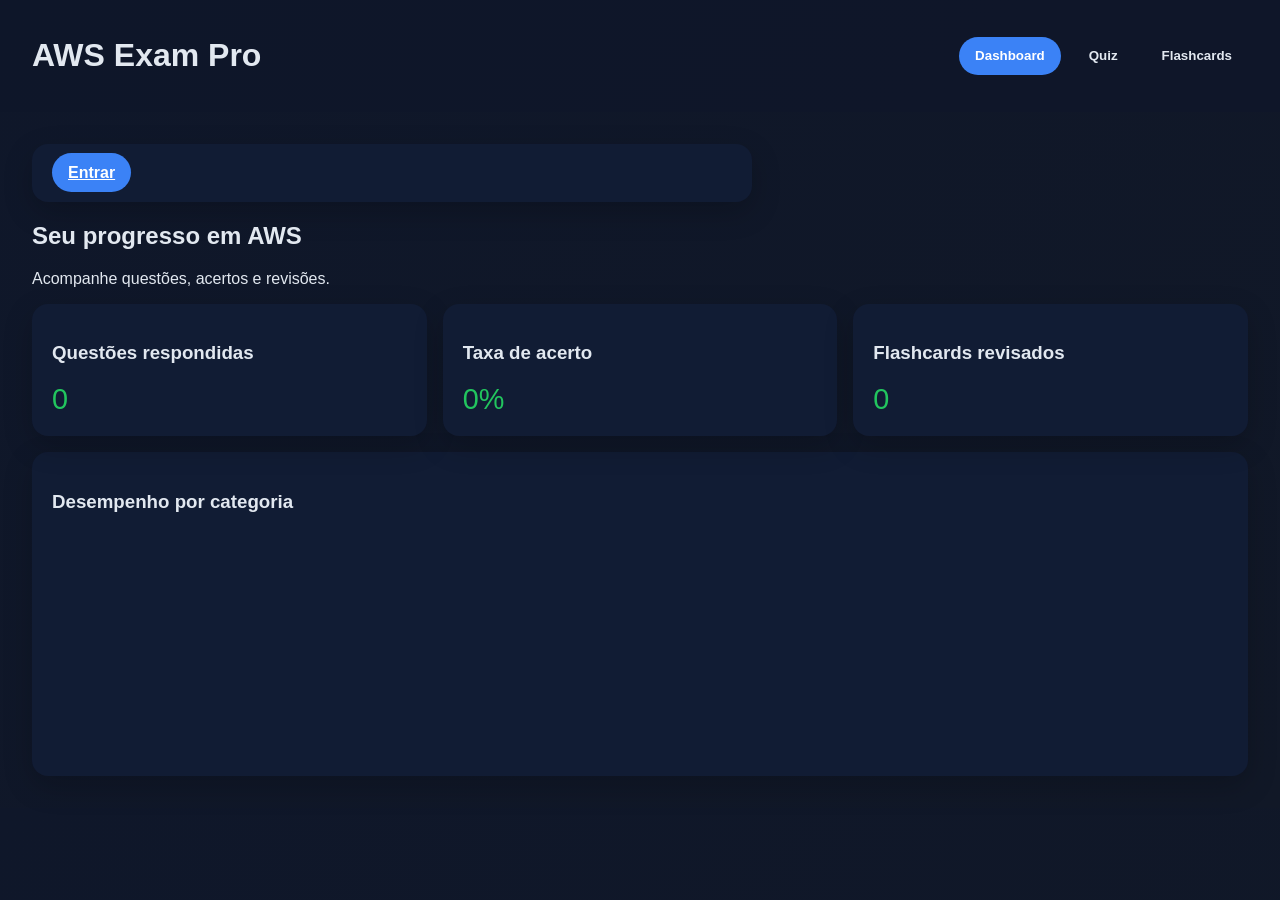
<file: aws-exam/index.html>
<!DOCTYPE html>
<html lang="pt-BR">
  <head>
    <meta charset="UTF-8" />
    <meta name="viewport" content="width=device-width, initial-scale=1.0" />
    <title>AWS Exam Pro</title>
    <link rel="stylesheet" href="css/style.css" />
    <link rel="stylesheet" href="css/quiz.css" />
    <link rel="stylesheet" href="css/dashboard.css" />
    <link rel="stylesheet" href="css/flashcards.css" />
  </head>
  <body>
    <header class="topbar">
      <h1>AWS Exam Pro</h1>
      <nav>
        <button class="nav-btn active" data-view="dashboard">Dashboard</button>
        <button class="nav-btn" data-view="quiz">Quiz</button>
        <button class="nav-btn" data-view="flashcards">Flashcards</button>
      </nav>
    </header>

    <main>
      <div class="card user-card">
        <div id="user-summary" class="user-summary hidden"></div>
        <div id="login-link-wrapper">
          <a id="login-link" class="primary-btn" href="login.html">Entrar</a>
        </div>
        <button id="logout-button" class="secondary-btn hidden">Sair</button>
      </div>
      <section id="dashboard" class="view active">
        <div class="hero-card">
          <h2>Seu progresso em AWS</h2>
          <p>Acompanhe questões, acertos e revisões.</p>
        </div>
        <div class="stats-grid">
          <article class="card stat-card">
            <h3>Questões respondidas</h3>
            <p id="answered-count">0</p>
          </article>
          <article class="card stat-card">
            <h3>Taxa de acerto</h3>
            <p id="accuracy-rate">0%</p>
          </article>
          <article class="card stat-card">
            <h3>Flashcards revisados</h3>
            <p id="reviewed-count">0</p>
          </article>
        </div>
        <div class="card chart-card">
          <h3>Desempenho por categoria</h3>
          <canvas id="performance-chart"></canvas>
        </div>
      </section>

      <section id="quiz" class="view">
        <div class="card filter-card">
          <h3>Filtro de certificação</h3>
          <div class="filter-row">
            <label>
              Nível
              <select id="filter-level" class="filter-level">
                <option value="all">Todos</option>
                <option value="practitioner">Practitioner</option>
                <option value="associate">Associate</option>
                <option value="professional">Professional</option>
                <option value="specialty">Specialty</option>
              </select>
            </label>
            <label>
              Certificação
              <select id="filter-certification" class="filter-certification">
                <option value="all">Todos</option>
              </select>
            </label>
            <label>
              Domínio
              <select id="filter-domain" class="filter-domain">
                <option value="all">Todos</option>
              </select>
            </label>
          </div>
          <div class="filter-actions">
            <button id="clear-filters" class="secondary-btn" type="button">Limpar filtros</button>
            <span id="filter-summary" class="filter-summary">Filtros: Todos</span>
          </div>
        </div>

        <div class="card quiz-card">
          <h2>Quiz interativo</h2>
          <div id="quiz-question"></div>
          <div id="quiz-options"></div>
          <button id="next-question" class="primary-btn">Próxima pergunta</button>
        </div>
      </section>

      <section id="flashcards" class="view">
        <div class="card filter-card">
          <h3>Filtro de flashcards</h3>
          <div class="filter-row">
            <label>
              Nível
              <select class="filter-level">
                <option value="all">Todos</option>
                <option value="practitioner">Practitioner</option>
                <option value="associate">Associate</option>
                <option value="professional">Professional</option>
                <option value="specialty">Specialty</option>
              </select>
            </label>
            <label>
              Certificação
              <select class="filter-certification">
                <option value="all">Todos</option>
              </select>
            </label>
            <label>
              Domínio
              <select class="filter-domain">
                <option value="all">Todos</option>
              </select>
            </label>
          </div>
        </div>
        <div class="card flashcard-card">
          <h2>Flashcards</h2>
          <div class="flashcard-container">
            <div class="flashcard-inner" id="flashcard">
              <div class="flashcard-face front"></div>
              <div class="flashcard-face back"></div>
            </div>
          </div>
          <div class="flashcard-actions">
            <button id="toggle-answer" class="primary-btn" type="button">Mostrar resposta</button>
            <button id="next-flashcard" class="secondary-btn" type="button">Próximo</button>
          </div>
        </div>
      </section>
    </main>

    <script src="js/database.js"></script>
    <script src="js/quiz.js"></script>
    <script src="js/dashboard.js"></script>
    <script src="js/flashcards.js"></script>
    <script src="js/charts.js"></script>
    <script src="js/app.js"></script>
  </body>
</html>
</file>
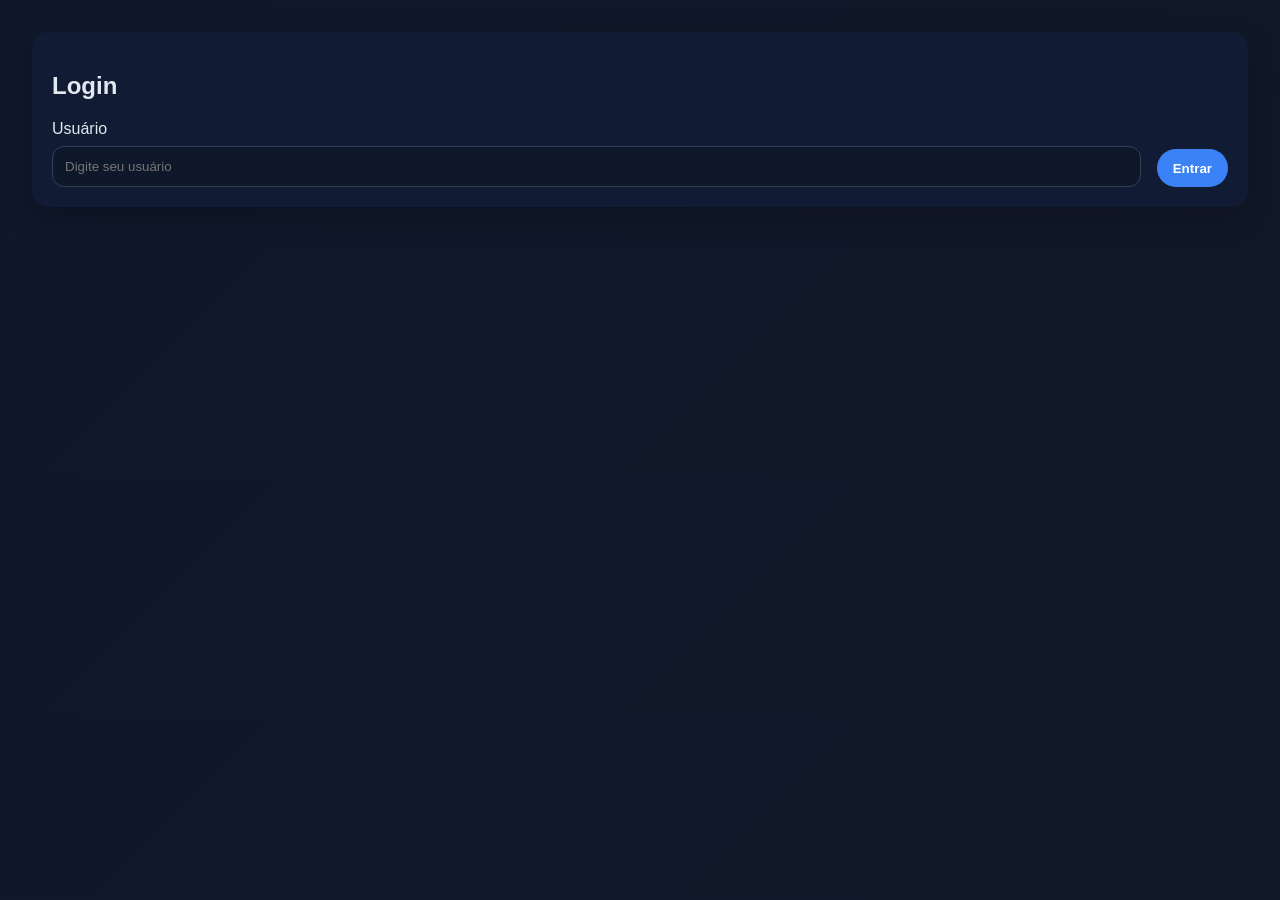
<file: aws-exam/login.html>
<!DOCTYPE html>
<html lang="pt-BR">
  <head>
    <meta charset="UTF-8" />
    <meta name="viewport" content="width=device-width, initial-scale=1.0" />
    <title>Login - AWS Exam Pro</title>
    <link rel="stylesheet" href="css/style.css" />
  </head>
  <body>
    <main class="login-page">
      <div class="card login-card">
        <h2>Login</h2>
        <form id="login-form" class="login-form">
          <label>
            Usuário
            <input id="username" type="text" placeholder="Digite seu usuário" autocomplete="username" />
          </label>
          <button id="login-button" class="primary-btn" type="submit">Entrar</button>
        </form>
      </div>
    </main>

    <script>
      const USER_STORAGE_KEY = 'awsExam_currentUser';
      const storedUser = localStorage.getItem(USER_STORAGE_KEY);
      if (storedUser) {
        window.location.href = 'index.html';
      }

      const loginForm = document.getElementById('login-form');
      loginForm.addEventListener('submit', (event) => {
        event.preventDefault();
        const username = document.getElementById('username').value.trim();
        if (!username) return;
        localStorage.setItem(USER_STORAGE_KEY, username);
        window.location.href = 'index.html';
      });
    </script>
  </body>
</html>
</file>
<file: aws-exam/css/style.css>
:root {
  color-scheme: dark;
  --bg: #0f172a;
  --card: #111c34;
  --text: #e2e8f0;
  --muted: #94a3b8;
  --accent: #3b82f6;
  --accent-2: #22c55e;
}

* { box-sizing: border-box; }
body {
  margin: 0;
  font-family: Arial, sans-serif;
  background: linear-gradient(135deg, var(--bg), #111827);
  color: var(--text);
}
.topbar { display:flex; justify-content:space-between; align-items:center; padding:1rem 2rem; background:rgba(15,23,42,0.9); }
nav { display:flex; gap:0.75rem; }
.nav-btn, .primary-btn, .secondary-btn { border:none; border-radius:999px; padding:0.7rem 1rem; cursor:pointer; font-weight:600; }
.nav-btn { background:transparent; color:var(--text); }
.nav-btn.active, .primary-btn { background:var(--accent); color:white; }
.secondary-btn { background:#334155; color:white; }
main { padding:2rem; }
.view { display:none; }
.view.active { display:block; }
.card { background:var(--card); border-radius:1rem; padding:1.25rem; box-shadow:0 10px 30px rgba(0,0,0,0.2); }
.filter-card { margin-bottom:1rem; }
.filter-row { display:grid; gap:1rem; grid-template-columns:repeat(auto-fit,minmax(180px,1fr)); }
.filter-row label { display:flex; flex-direction:column; gap:0.5rem; font-weight:600; color:var(--text); }
.filter-row select { background:#0f172a; border:1px solid #334155; border-radius:0.75rem; color:var(--text); padding:0.75rem; }
.filter-actions { display:flex; flex-wrap:wrap; justify-content:space-between; align-items:center; gap:1rem; margin-top:1rem; }
.filter-summary { color:var(--muted); font-size:0.95rem; }
.user-card { margin-bottom:1rem; display:grid; gap:1rem; max-width:720px; }
.login-form { display:flex; flex-wrap:wrap; gap:1rem; align-items:flex-end; }
.login-form label { display:flex; flex-direction:column; gap:0.5rem; color:var(--text); flex:1; }
.login-form input { background:#0f172a; border:1px solid #334155; border-radius:0.75rem; color:var(--text); padding:0.75rem; }
.user-summary { color:var(--text); font-size:0.95rem; }
.hidden { display:none !important; }
.hero-card { margin-bottom:1rem; }
.stats-grid { display:grid; grid-template-columns:repeat(auto-fit,minmax(220px,1fr)); gap:1rem; margin-bottom:1rem; }
.stat-card p { font-size:1.8rem; margin:0.25rem 0 0; color:var(--accent-2); }
</file>
<file: aws-exam/css/quiz.css>
.quiz-card { max-width:700px; margin:0 auto; }
#quiz-options { display:grid; gap:0.75rem; margin:1rem 0; }
.option-btn { text-align:left; padding:0.9rem 1rem; border-radius:0.8rem; border:1px solid #334155; background:#1e293b; color:var(--text); }
.option-btn.correct { background:#166534; border-color:#22c55e; }
.option-btn.wrong { background:#7f1d1d; border-color:#ef4444; }
</file>
<file: aws-exam/css/dashboard.css>
.chart-card { min-height:280px; }
#performance-chart { width:100%; height:220px; }
</file>
<file: aws-exam/css/flashcards.css>
.flashcard-card { max-width:700px; margin:0 auto; text-align:center; }
.flashcard-container { perspective:1000px; margin-bottom:1rem; width:100%; }
.flashcard-inner { width:100%; min-height:180px; position:relative; transform-style:preserve-3d; transition:transform .6s ease-in-out; }
.flashcard-inner.revealed { transform:rotateY(180deg); }
.flashcard-face { position:absolute; inset:0; width:100%; height:100%; display:grid; place-items:center; font-size:1.2rem; padding:1.5rem; border-radius:1rem; background:#1e293b; color:var(--text); backface-visibility:hidden; box-shadow:0 10px 20px rgba(0,0,0,0.2); }
.flashcard-face.back { transform:rotateY(180deg); background:#0f172a; }
.flashcard-actions { display:flex; justify-content:center; gap:1rem; }
</file>
